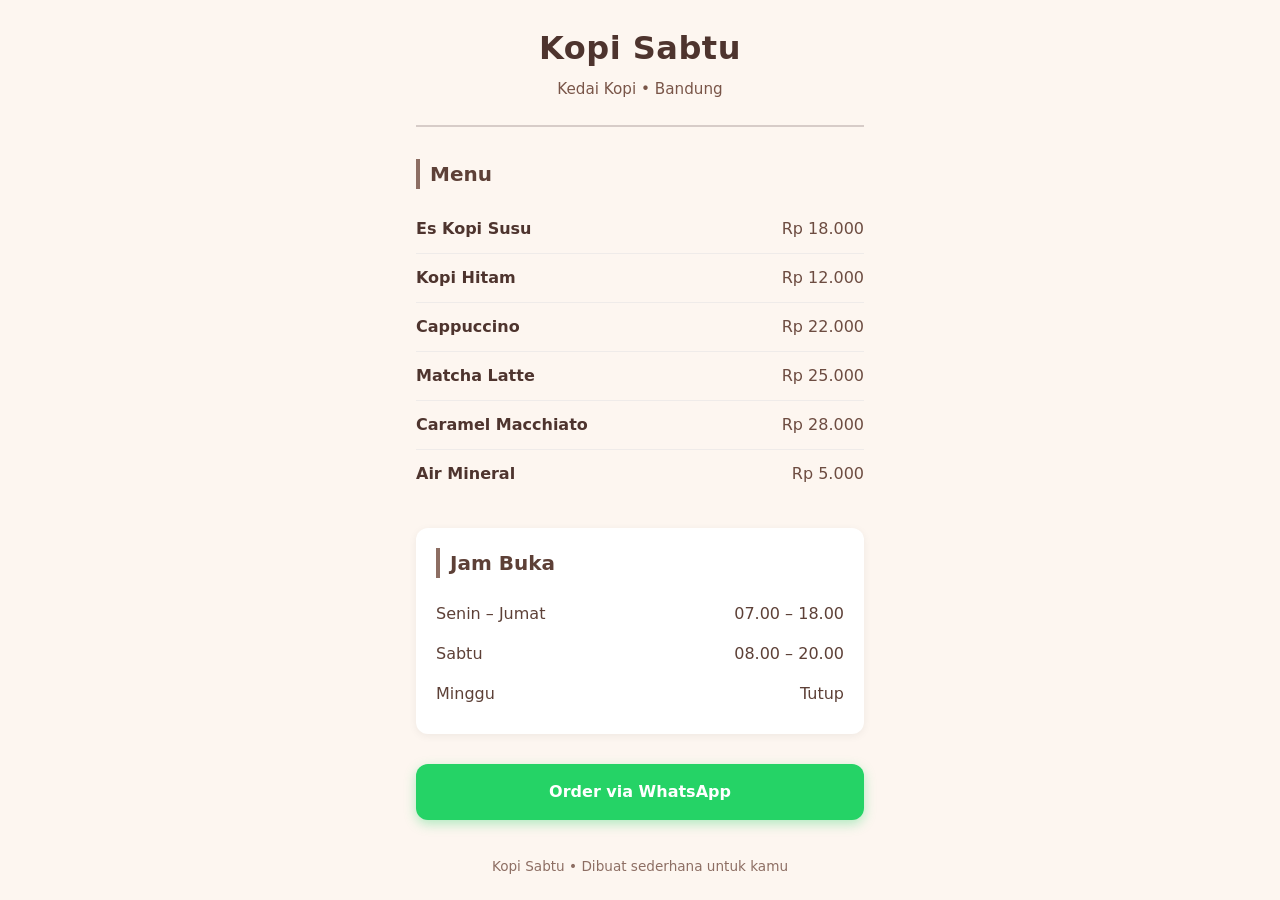
<file: site/index.html>
<!DOCTYPE html>
<html lang="id">
<head>
<meta charset="UTF-8">
<meta name="viewport" content="width=device-width, initial-scale=1.0">
<title>Kopi Sabtu - Bandung</title>
<style>
  * { margin: 0; padding: 0; box-sizing: border-box; }
  body { font-family: system-ui, -apple-system, Segoe UI, Roboto, sans-serif; background: #fdf6f0; color: #3e2723; line-height: 1.5; }
  .container { max-width: 480px; margin: 0 auto; padding: 24px 16px; min-height: 100vh; display: flex; flex-direction: column; }
  header { text-align: center; margin-bottom: 32px; padding-bottom: 24px; border-bottom: 2px solid #d7ccc8; }
  h1 { font-size: 2rem; color: #4e342e; letter-spacing: 0.5px; }
  .subtitle { color: #795548; font-size: 0.95rem; margin-top: 6px; }
  section { margin-bottom: 30px; }
  h2 { font-size: 1.25rem; margin-bottom: 16px; color: #5d4037; border-left: 4px solid #8d6e63; padding-left: 10px; }
  .menu-item { display: flex; justify-content: space-between; padding: 12px 0; border-bottom: 1px solid #efebe9; }
  .menu-item:last-child { border-bottom: none; }
  .name { font-weight: 600; color: #4e342e; }
  .price { color: #6d4c41; font-variant-numeric: tabular-nums; }
  .hours { background: #fff; border-radius: 12px; padding: 20px; box-shadow: 0 2px 8px rgba(0,0,0,0.06); }
  .hour-row { display: flex; justify-content: space-between; padding: 8px 0; color: #5d4037; }
  .wa-btn { display: inline-flex; align-items: center; justify-content: center; gap: 10px; width: 100%; background: #25d366; color: #fff; text-decoration: none; padding: 16px; border-radius: 12px; font-weight: 700; font-size: 1rem; box-shadow: 0 4px 12px rgba(37, 211, 102, 0.35); transition: background 0.2s; }
  .wa-btn:hover { background: #1eb855; }
  .wa-btn:active { transform: scale(0.98); }
  .footer { margin-top: auto; text-align: center; color: #8d6e63; font-size: 0.85rem; padding-top: 16px; }
</style>
</head>
<body>
<div class="container">
  <header>
    <h1>Kopi Sabtu</h1>
    <div class="subtitle">Kedai Kopi &bull; Bandung</div>
  </header>

  <section>
    <h2>Menu</h2>
    <div class="menu-item"><span class="name">Es Kopi Susu</span><span class="price">Rp 18.000</span></div>
    <div class="menu-item"><span class="name">Kopi Hitam</span><span class="price">Rp 12.000</span></div>
    <div class="menu-item"><span class="name">Cappuccino</span><span class="price">Rp 22.000</span></div>
    <div class="menu-item"><span class="name">Matcha Latte</span><span class="price">Rp 25.000</span></div>
    <div class="menu-item"><span class="name">Caramel Macchiato</span><span class="price">Rp 28.000</span></div>
    <div class="menu-item"><span class="name">Air Mineral</span><span class="price">Rp 5.000</span></div>
  </section>

  <section class="hours">
    <h2>Jam Buka</h2>
    <div class="hour-row"><span>Senin &ndash; Jumat</span><span>07.00 &ndash; 18.00</span></div>
    <div class="hour-row"><span>Sabtu</span><span>08.00 &ndash; 20.00</span></div>
    <div class="hour-row"><span>Minggu</span><span>Tutup</span></div>
  </section>

  <a href="https://wa.me/6281234567890" class="wa-btn">Order via WhatsApp</a>

  <div class="footer">Kopi Sabtu &bull; Dibuat sederhana untuk kamu</div>
</div>
</body>
</html>
</file>
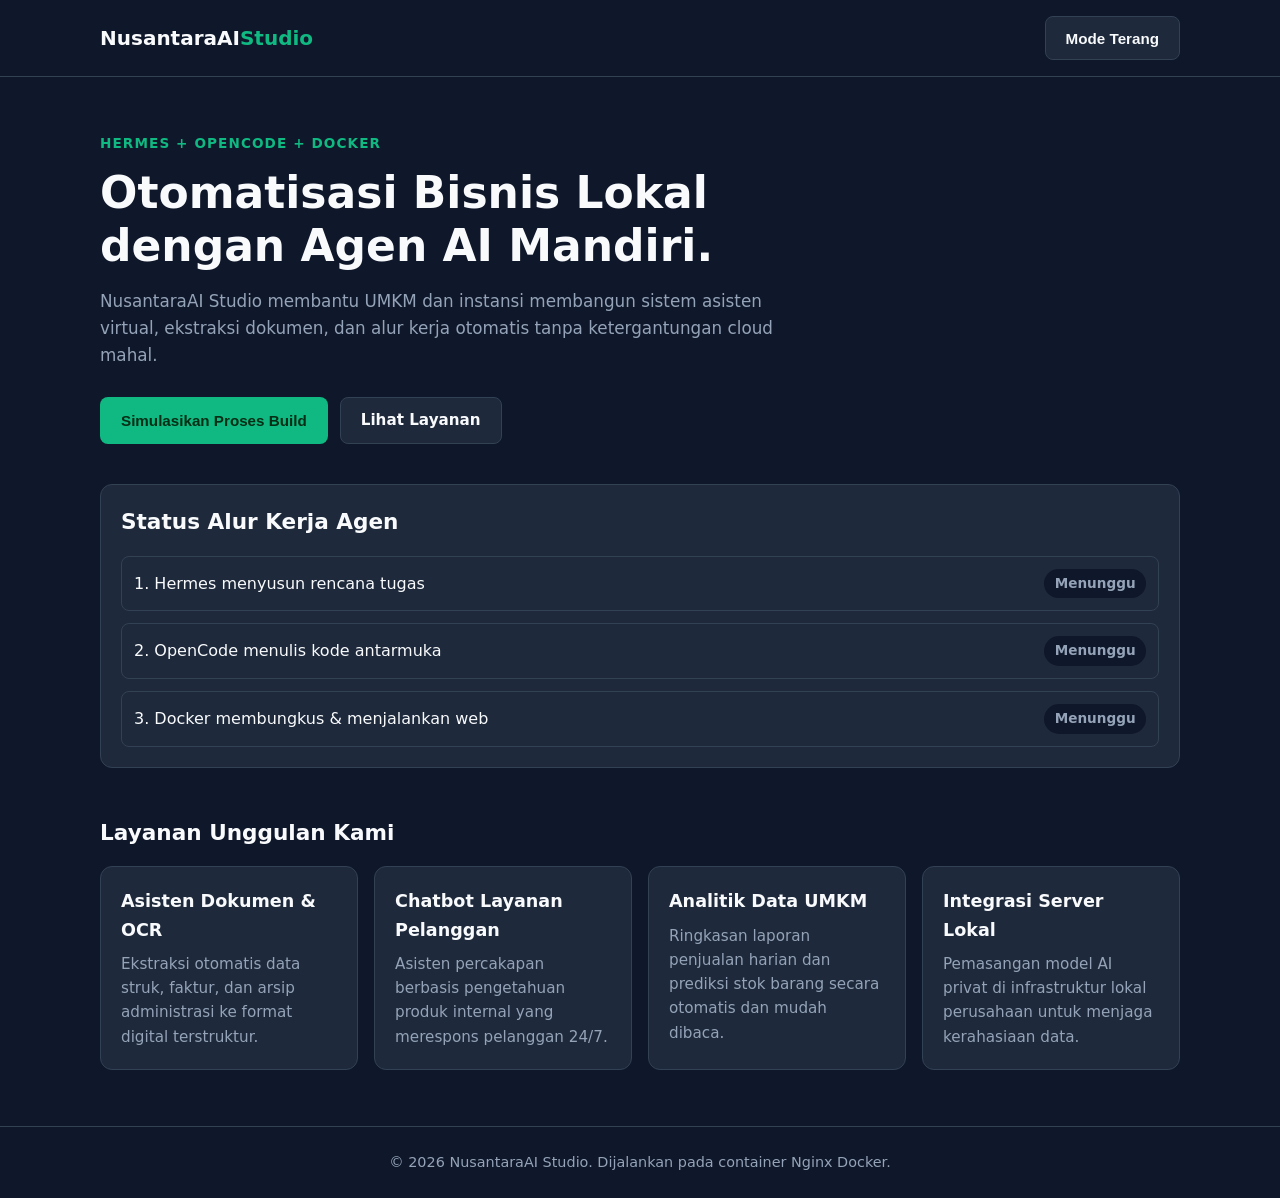
<file: site/index2.html>
<!doctype html>
<html lang="id" data-theme="dark">
<head>
  <meta charset="UTF-8">
  <meta name="viewport" content="width=device-width, initial-scale=1.0">
  <title>NusantaraAI Studio — Solusi Kecerdasan Buatan Lokal</title>
  <link rel="stylesheet" href="styles.css">
</head>
<body>
  <header class="navbar">
    <div class="container nav-inner">
      <div class="brand">NusantaraAI<span>Studio</span></div>
      <button id="themeToggle" class="btn-outline" type="button" aria-label="Ganti Tema">
        Mode Terang
      </button>
    </div>
  </header>

  <main class="container">
    <section class="hero">
      <p class="eyebrow">HERMES + OPENCODE + DOCKER</p>
      <h1>Otomatisasi Bisnis Lokal dengan Agen AI Mandiri.</h1>
      <p class="subtitle">
        NusantaraAI Studio membantu UMKM dan instansi membangun sistem asisten virtual,
        ekstraksi dokumen, dan alur kerja otomatis tanpa ketergantungan cloud mahal.
      </p>
      <div class="hero-actions">
        <button id="runButton" class="btn-primary" type="button">Simulasikan Proses Build</button>
        <a href="#layanan" class="btn-secondary">Lihat Layanan</a>
      </div>
    </section>

    <section class="workflow-card" aria-label="Simulasi Alur Kerja">
      <h2>Status Alur Kerja Agen</h2>
      <ol id="steps" class="step-list">
        <li data-step>
          <span>1. Hermes menyusun rencana tugas</span>
          <span class="status">Menunggu</span>
        </li>
        <li data-step>
          <span>2. OpenCode menulis kode antarmuka</span>
          <span class="status">Menunggu</span>
        </li>
        <li data-step>
          <span>3. Docker membungkus &amp; menjalankan web</span>
          <span class="status">Menunggu</span>
        </li>
      </ol>
    </section>

    <section id="layanan" class="services">
      <h2>Layanan Unggulan Kami</h2>
      <div class="grid">
        <article class="card">
          <h3>Asisten Dokumen &amp; OCR</h3>
          <p>Ekstraksi otomatis data struk, faktur, dan arsip administrasi ke format digital terstruktur.</p>
        </article>
        <article class="card">
          <h3>Chatbot Layanan Pelanggan</h3>
          <p>Asisten percakapan berbasis pengetahuan produk internal yang merespons pelanggan 24/7.</p>
        </article>
        <article class="card">
          <h3>Analitik Data UMKM</h3>
          <p>Ringkasan laporan penjualan harian dan prediksi stok barang secara otomatis dan mudah dibaca.</p>
        </article>
        <article class="card">
          <h3>Integrasi Server Lokal</h3>
          <p>Pemasangan model AI privat di infrastruktur lokal perusahaan untuk menjaga kerahasiaan data.</p>
        </article>
      </div>
    </section>
  </main>

  <footer class="footer">
    <div class="container">
      <p>&copy; 2026 NusantaraAI Studio. Dijalankan pada container Nginx Docker.</p>
    </div>
  </footer>

  <script src="app.js"></script>
</body>
</html>
</file>
<file: site/styles.css>
:root {
  --bg: #0f172a;
  --surface: #1e293b;
  --text: #f8fafc;
  --muted: #94a3b8;
  --primary: #10b981;
  --primary-text: #052e16;
  --border: #334155;
}

[data-theme="light"] {
  --bg: #f8fafc;
  --surface: #ffffff;
  --text: #0f172a;
  --muted: #475569;
  --primary: #059669;
  --primary-text: #ffffff;
  --border: #cbd5e1;
}

* {
  box-sizing: border-box;
  margin: 0;
  padding: 0;
}

body {
  font-family: system-ui, -apple-system, sans-serif;
  background-color: var(--bg);
  color: var(--text);
  line-height: 1.6;
  overflow-x: hidden;
  transition: background-color 0.2s, color 0.2s;
}

.container {
  width: 100%;
  max-width: 1120px;
  margin: 0 auto;
  padding: 0 1.25rem;
}

.navbar {
  border-bottom: 1px solid var(--border);
  padding: 1rem 0;
}

.nav-inner {
  display: flex;
  justify-content: space-between;
  align-items: center;
  gap: 1rem;
}

.brand {
  font-size: 1.25rem;
  font-weight: 700;
}

.brand span {
  color: var(--primary);
}

.hero {
  padding: 3.5rem 0 2.5rem;
  max-width: 720px;
}

.eyebrow {
  color: var(--primary);
  font-weight: 700;
  font-size: 0.85rem;
  letter-spacing: 0.08em;
  margin-bottom: 0.75rem;
}

h1 {
  font-size: clamp(1.85rem, 4vw, 2.75rem);
  line-height: 1.2;
  margin-bottom: 1rem;
}

.subtitle {
  color: var(--muted);
  font-size: 1.05rem;
  margin-bottom: 1.75rem;
}

.hero-actions {
  display: flex;
  flex-wrap: wrap;
  gap: 0.75rem;
}

button,
.btn-secondary {
  display: inline-flex;
  align-items: center;
  justify-content: center;
  min-height: 44px;
  padding: 0.65rem 1.25rem;
  border-radius: 0.5rem;
  font-size: 0.95rem;
  font-weight: 600;
  cursor: pointer;
  text-decoration: none;
  border: 1px solid transparent;
}

.btn-primary {
  background-color: var(--primary);
  color: var(--primary-text);
}

.btn-primary:disabled {
  opacity: 0.6;
  cursor: not-allowed;
}

.btn-secondary,
.btn-outline {
  background-color: var(--surface);
  color: var(--text);
  border-color: var(--border);
}

.workflow-card,
.card {
  background-color: var(--surface);
  border: 1px solid var(--border);
  border-radius: 0.75rem;
  padding: 1.25rem;
}

.workflow-card {
  margin-bottom: 3rem;
}

.workflow-card h2,
.services h2 {
  font-size: 1.35rem;
  margin-bottom: 1rem;
}

.step-list {
  list-style: none;
  display: flex;
  flex-direction: column;
  gap: 0.75rem;
}

.step-list li {
  display: flex;
  justify-content: space-between;
  align-items: center;
  gap: 0.75rem;
  padding: 0.75rem;
  border-radius: 0.5rem;
  border: 1px solid var(--border);
}

.status {
  font-size: 0.85rem;
  font-weight: 600;
  padding: 0.25rem 0.65rem;
  border-radius: 999px;
  background-color: var(--bg);
  color: var(--muted);
  white-space: nowrap;
}

.status.active {
  color: #f59e0b;
}

.status.done {
  color: var(--primary);
}

.services {
  padding-bottom: 3.5rem;
}

.grid {
  display: grid;
  grid-template-columns: repeat(4, 1fr);
  gap: 1rem;
}

.card h3 {
  font-size: 1.1rem;
  margin-bottom: 0.5rem;
}

.card p {
  color: var(--muted);
  font-size: 0.95rem;
}

.footer {
  border-top: 1px solid var(--border);
  padding: 1.5rem 0;
  color: var(--muted);
  font-size: 0.9rem;
  text-align: center;
}

@media (max-width: 960px) {
  .grid {
    grid-template-columns: repeat(2, 1fr);
  }
}

@media (max-width: 720px) {
  .grid {
    grid-template-columns: 1fr;
  }

  .hero-actions button,
  .hero-actions .btn-secondary {
    width: 100%;
  }

  .step-list li {
    flex-direction: column;
    align-items: flex-start;
  }
}
</file>
